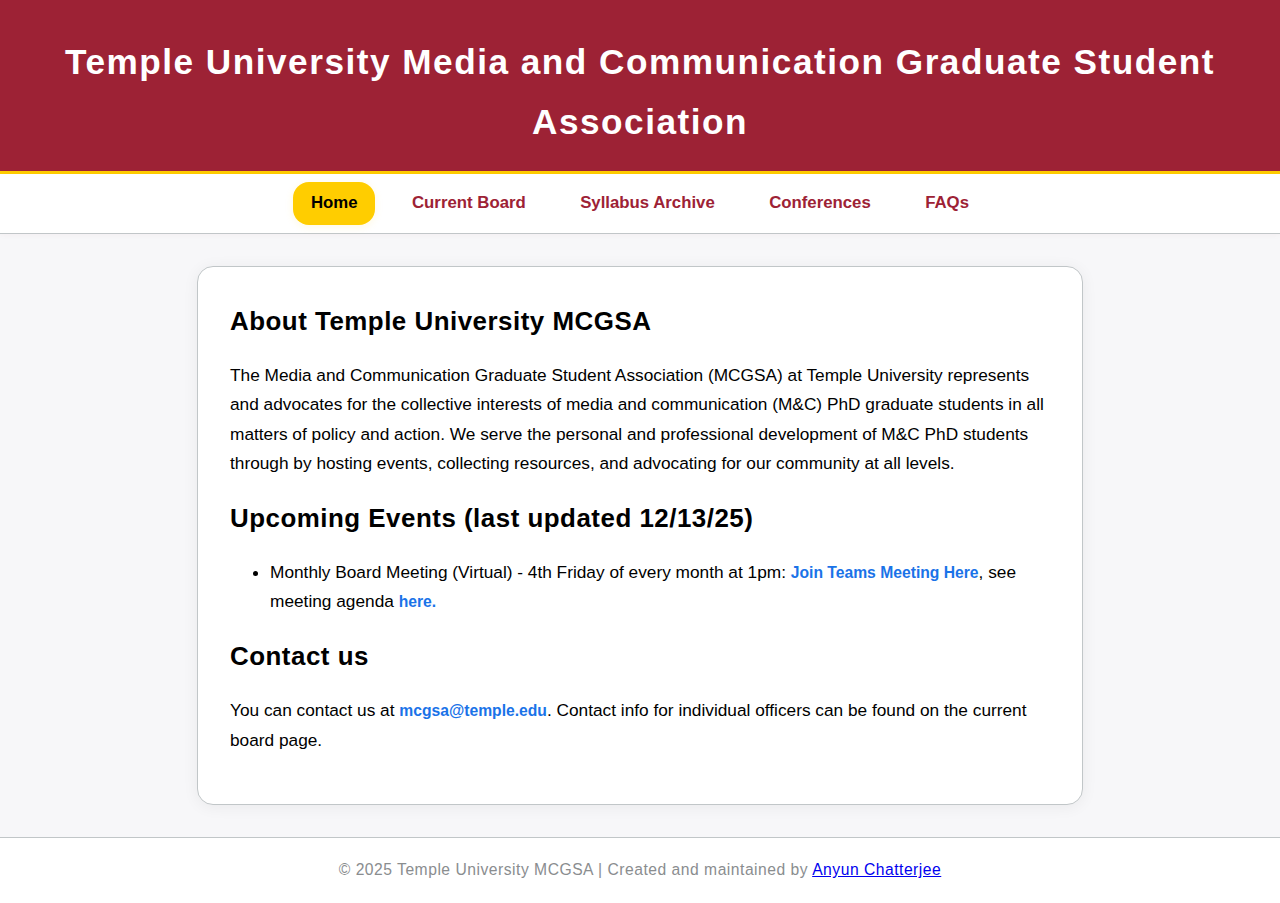
<file: index.html>
<!DOCTYPE html>
<html lang="en">
<head>
    <meta charset="UTF-8">
    <title>Temple University MCGSA - Media & Communication Graduate Student Association</title>
    <meta name="viewport" content="width=device-width, initial-scale=1.0">
    <meta name="description" content="Temple University Media and Communication Graduate Student Association (MCGSA) represents M&C PhD students, providing resources, events, syllabus archive, and conference information.">
    <meta name="keywords" content="Temple University, Media Communication, Graduate Students, PhD, MCGSA, Klein College, communication research, graduate student association, Philadelphia">
    <meta name="author" content="Temple University MCGSA">
    
    <!-- Google Search Console Verification -->
    <meta name="google-site-verification" content="TwU3OD41liK2XiBmmYVeRrwEUxl6smmcozLCSCz9Bwg" />
    
    <!-- Open Graph for social media -->
    <meta property="og:title" content="Temple University MCGSA - Media & Communication Graduate Students">
    <meta property="og:description" content="Temple University Media and Communication Graduate Student Association supporting PhD students with resources, events, and community.">
    <meta property="og:type" content="website">
    <meta property="og:url" content="https://templemcgsa.github.io/">
    <meta property="og:site_name" content="Temple MCGSA">
    
    <!-- Twitter Card -->
    <meta name="twitter:card" content="summary">
    <meta name="twitter:title" content="Temple University MCGSA">
    <meta name="twitter:description" content="Media and Communication Graduate Student Association at Temple University">
    
    <!-- Canonical URL -->
    <link rel="canonical" href="https://templemcgsa.github.io/">
    
    <link rel="stylesheet" href="style.css">
</head>
<body>
    <header>
        <h1>Temple University Media and Communication Graduate Student Association</h1>
    </header>
    <nav>
        <a href="index.html" class="link-active">Home</a>
        <a href="current-board.html">Current Board</a>
        <a href="syllabus-archive.html">Syllabus Archive</a>
        <a href="conferences.html">Conferences</a>
        <a href="faqs.html">FAQs</a>
    </nav>
    <main>
        <h2>About Temple University MCGSA</h2>
        <p>
            The Media and Communication Graduate Student Association (MCGSA) at Temple University represents and advocates for the collective interests of media and communication (M&C) PhD graduate students in all matters of policy and action. We serve the personal and professional development of M&C PhD students through by hosting events, collecting resources, and advocating for our community at all levels.
        </p>
        <h2>Upcoming Events (last updated 12/13/25)</h2>
        <ul>
            <li>Monthly Board Meeting (Virtual) - 4th Friday of every month at 1pm: <a href="https://teams.microsoft.com/dl/launcher/launcher.html?url=%2F_%23%2Fl%2Fmeetup-join%2F19%3Ameeting_OGI5NmM2NDYtYzZjNS00YmNkLWJhZTctNmQ1MTM1YjZkNGY0%40thread.v2%2F0%3Fcontext%3D%257b%2522Tid%2522%253a%2522716e81ef-b522-4473-8e31-10bd02ccf6e5%2522%252c%2522Oid%2522%253a%25220af83b02-6f26-446e-8f21-eb16ab7f0981%2522%257d%26anon%3Dtrue&type=meetup-join&deeplinkId=411b66bb-19b3-4b2b-8aaa-8a7d4ba505ee&directDl=true&msLaunch=true&enableMobilePage=true&suppressPrompt=true">Join Teams Meeting Here</a>, see meeting agenda <a href=https://docs.google.com/document/d/1WIW3ZmPJUTFvgVVyDOYZUOm8CUrRQTiTZhNTKnm3KLU/edit?tab=t.0#heading=h.dhnmuu28maln">here.</a></li>
        </ul>
        <h2>Contact us</h2>
        <p>
            You can contact us at <a href="mailto:mcgsa@temple.edu">mcgsa@temple.edu</a>. Contact info for individual officers can be found on the current board page.  
        </p>
    </main>
    <footer>
        &copy; 2025 Temple University MCGSA | Created and maintained by <a href="https://anyunchatterjee.com">Anyun Chatterjee</a>
    </footer>
</body>

</html>
</file>
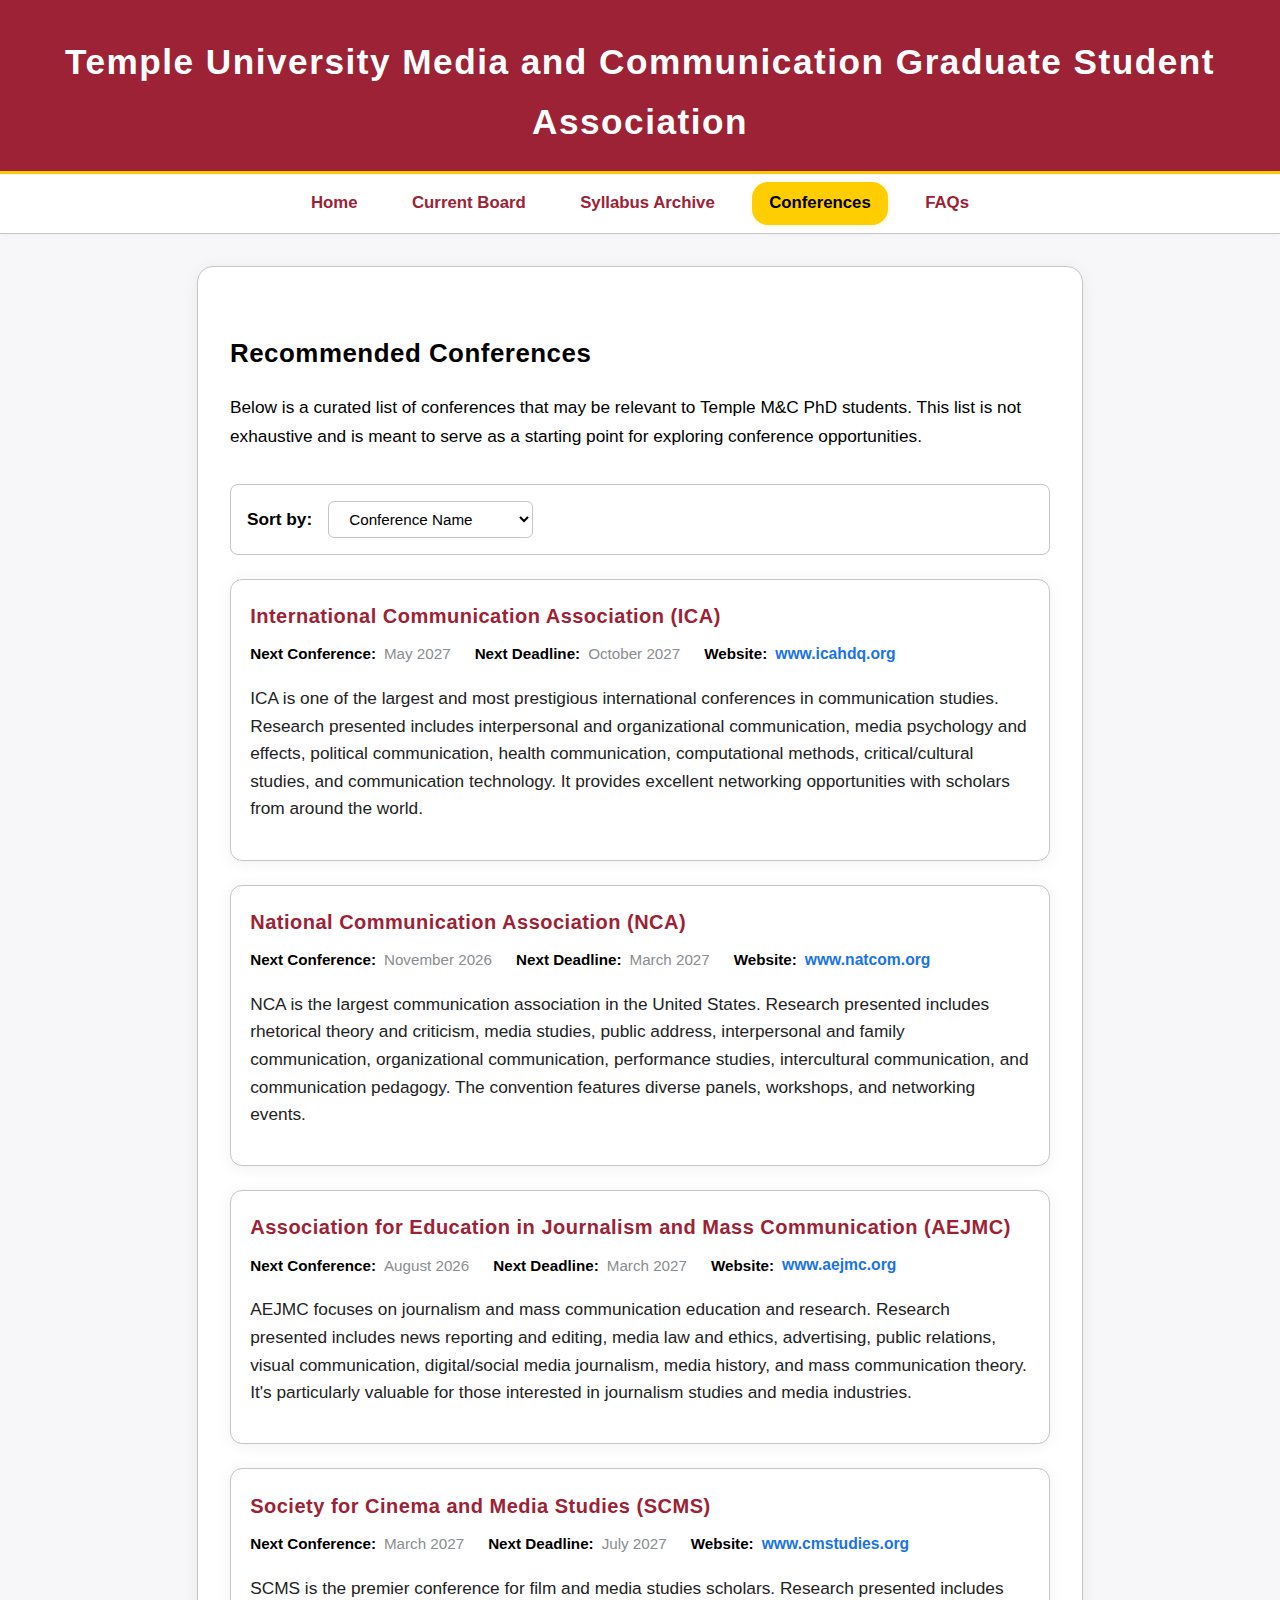
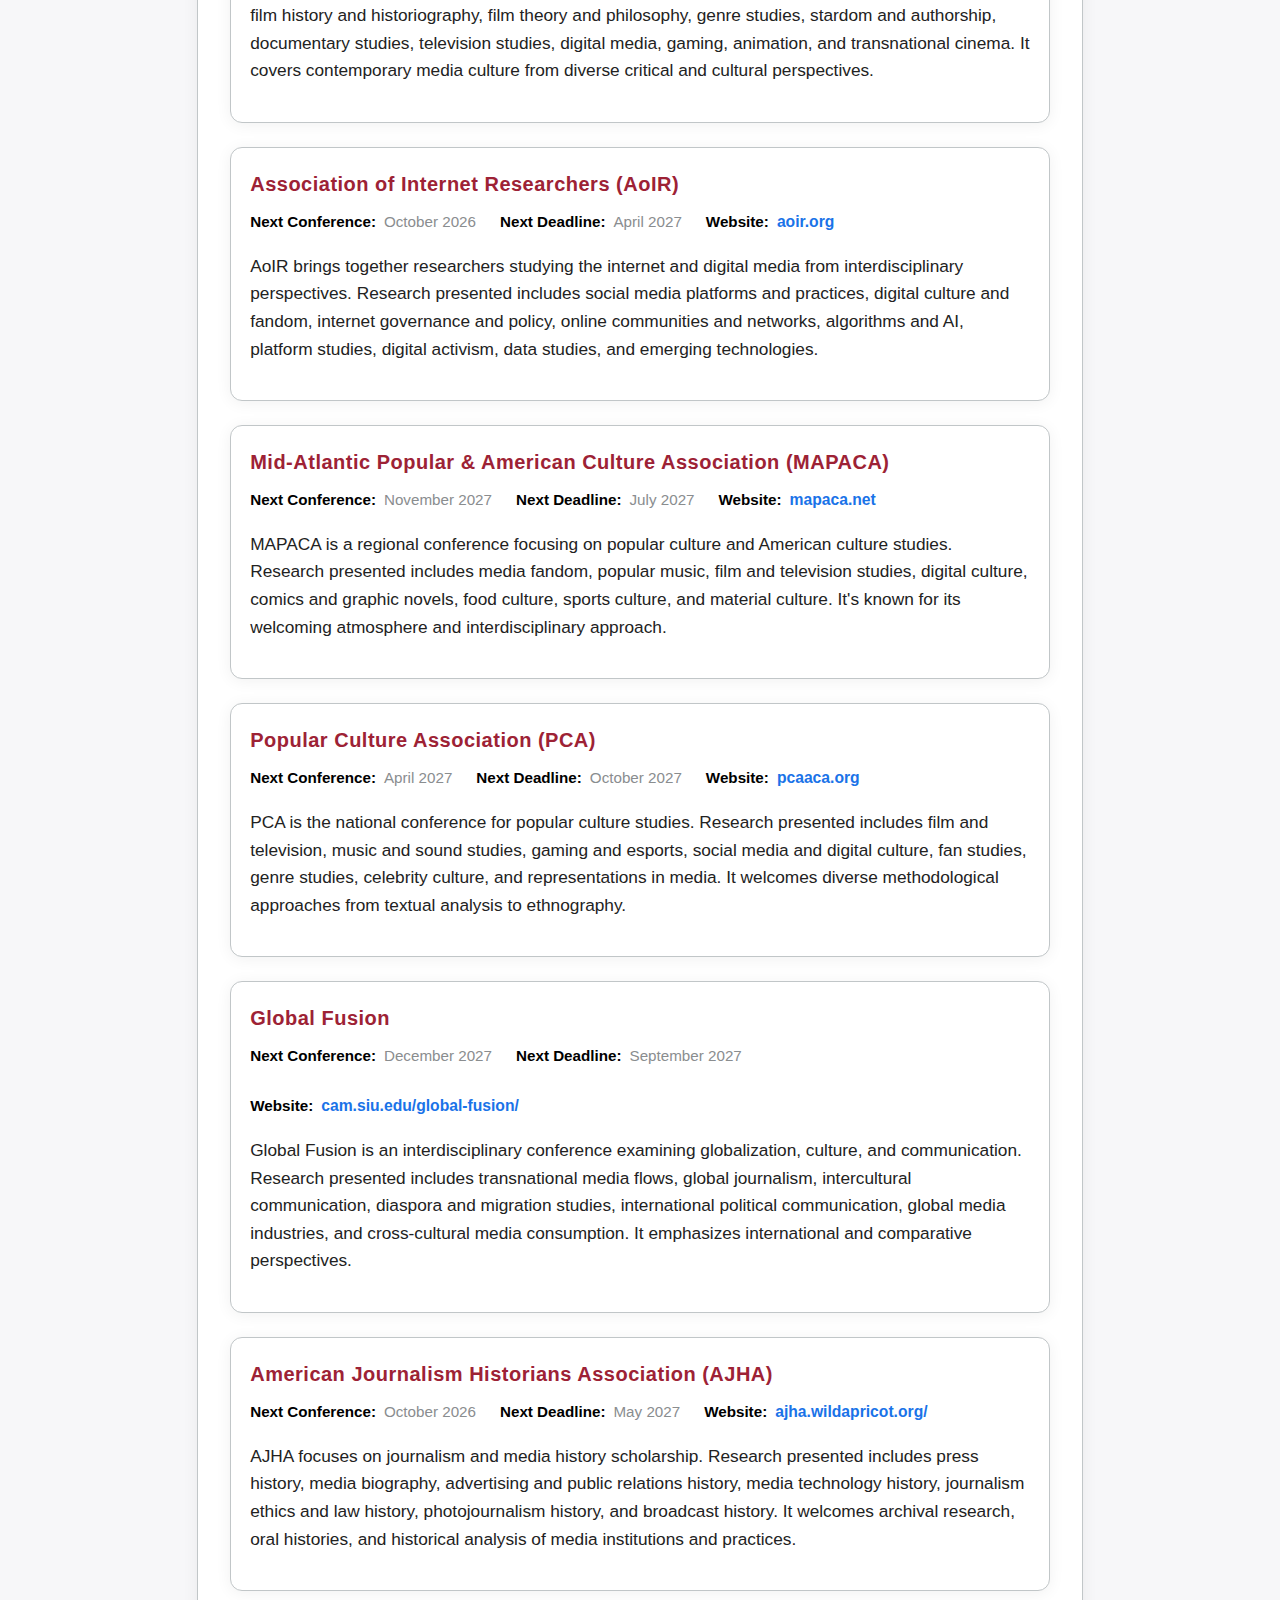
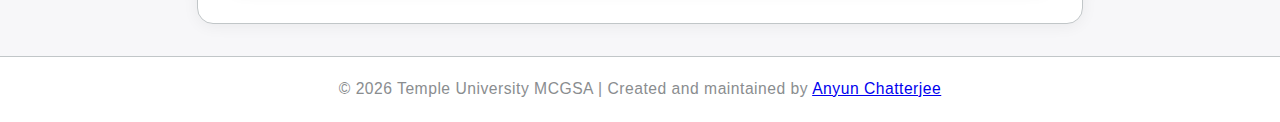
<file: conferences.html>
<!DOCTYPE html>
<html lang="en">
<head>
    <meta charset="UTF-8">
    <title>Recommended Conferences - Temple MCGSA | Communication Research Conferences</title>
    <meta name="viewport" content="width=device-width, initial-scale=1.0">
    <meta name="description" content="Recommended academic conferences for communication graduate students including ICA, NCA, AEJMC, SCMS, AoIR, and more. Conference dates, deadlines, and research topics.">
    <meta name="keywords" content="communication conferences, ICA, NCA, AEJMC, SCMS, AoIR, academic conferences, communication research, media studies conferences, graduate student conferences">
    <link rel="canonical" href="https://templemcgsa.github.io/conferences.html">
    <link rel="stylesheet" href="style.css">
    <style>
        .conference-list {
            list-style: none;
            padding: 0;
            margin: 0;
            display: grid;
            gap: 1.5rem;
        }
        .conference-item {
            background: var(--white);
            border: 1px solid var(--silver);
            padding: 1.2rem;
            border-radius: 12px;
            box-shadow: var(--shadow);
        }
        .conference-name {
            font-size: 1.25rem;
            font-weight: 700;
            color: var(--cherry-red);
            margin: 0 0 0.5rem 0;
        }
        .conference-meta {
            display: flex;
            gap: 1.5rem;
            margin-bottom: 0.8rem;
            flex-wrap: wrap;
        }
        .meta-item {
            display: flex;
            align-items: center;
            gap: 0.5rem;
            font-size: 0.95rem;
            color: var(--metallic-silver);
        }
        .meta-label {
            font-weight: 600;
            color: var(--black);
        }
        .conference-description {
            color: #222;
            line-height: 1.6;
        }
        .deadline-notice {
            display: inline-block;
            margin-left: 0.5rem;
            padding: 0.2rem 0.5rem;
            background: #fff3cd;
            border: 1px solid #ffc107;
            border-radius: 4px;
            font-size: 0.85rem;
            color: #856404;
            font-weight: 600;
        }
        .sort-controls {
            display: flex;
            gap: 1rem;
            align-items: center;
            margin-bottom: 1.5rem;
            padding: 1rem;
            background: var(--white);
            border: 1px solid var(--silver);
            border-radius: 8px;
        }
        .sort-controls label {
            font-weight: 600;
            color: var(--black);
        }
        .sort-controls select {
            padding: 0.5rem 1rem;
            border: 1px solid var(--silver);
            border-radius: 6px;
            font-size: 0.95rem;
            background: var(--white);
            color: var(--black);
            cursor: pointer;
            transition: all 0.2s;
        }
        .sort-controls select:hover {
            border-color: var(--cherry-red);
        }
        .sort-controls select:focus {
            outline: none;
            border-color: var(--cherry-red);
            box-shadow: 0 0 0 2px rgba(157, 34, 53, 0.1);
        }
    </style>
</head>
<body>
    <header>
        <h1>Temple University Media and Communication Graduate Student Association</h1>
    </header>
    <nav>
        <a href="index.html">Home</a>
        <a href="current-board.html">Current Board</a>
        <a href="syllabus-archive.html">Syllabus Archive</a>
        <a href="conferences.html" class="link-active">Conferences</a>
        <a href="faqs.html">FAQs</a>
    </nav>
    <main>
        <h2 class="mt-2">Recommended Conferences</h2>
        <p class="mb-2 archive-intro">Below is a curated list of conferences that may be relevant to Temple M&C PhD students. This list is not exhaustive and is meant to serve as a starting point for exploring conference opportunities.</p>

        <div class="sort-controls">
            <label for="sortBy">Sort by:</label>
            <select id="sortBy" onchange="sortConferences()">
                <option value="name">Conference Name</option>
                <option value="conference-date">Next Conference Date</option>
                <option value="deadline">Submission Deadline</option>
            </select>
        </div>

        <ul class="conference-list" id="conferenceList">
            <!-- Conference items will be populated from conferences.json -->
        </ul>
    </main>
    <script>
        let conferencesData = [];
        
        // Load and display conferences from JSON
        fetch('conferences.json')
            .then(response => response.json())
            .then(data => {
                conferencesData = data.conferences;
                renderConferences(conferencesData);
            })
            .catch(error => {
                console.error('Error loading conferences:', error);
                document.getElementById('conferenceList').innerHTML = '<li style="padding: 2rem; text-align: center;">Error loading conference data. Please try again later.</li>';
            });
        
        function renderConferences(conferences) {
            const conferenceList = document.getElementById('conferenceList');
            conferenceList.innerHTML = '';
            const currentDate = new Date();
            
            conferences.forEach(conf => {
                const li = document.createElement('li');
                li.className = 'conference-item';
                
                // Handle conference date display
                let conferenceDate = conf.next_conference;
                const confDate = parseDeadlineDate(conf.next_conference);
                if (confDate && confDate < currentDate && conf.typical_month) {
                    // Conference has passed, show next year's typical month
                    const nextYear = currentDate.getFullYear() + 1;
                    conferenceDate = `${conf.typical_month} ${nextYear}`;
                }
                
                // Handle deadline display
                let deadlineDisplay = conf.next_deadline;
                if (conf.next_deadline) {
                    const deadlineDate = parseDeadlineDate(conf.next_deadline);
                    if (deadlineDate && deadlineDate < currentDate && conf.typical_deadline_month) {
                        // Show next year's typical deadline month
                        const nextYear = currentDate.getFullYear() + 1;
                        deadlineDisplay = `${conf.typical_deadline_month} ${nextYear}`;
                    }
                }
                
                li.innerHTML = `
                    <h3 class="conference-name">${conf.name}</h3>
                    <div class="conference-meta">
                        <span class="meta-item"><span class="meta-label">Next Conference:</span> ${conferenceDate}</span>
                        <span class="meta-item"><span class="meta-label">Next Deadline:</span> ${deadlineDisplay}</span>
                        <span class="meta-item"><span class="meta-label">Website:</span> <a href="${conf.website}" target="_blank">${conf.website.replace('https://', '').replace('http://', '')}</a></span>
                    </div>
                    <p class="conference-description">
                        ${conf.description}
                    </p>
                `;
                
                conferenceList.appendChild(li);
            });
        }
        
        function sortConferences() {
            const sortBy = document.getElementById('sortBy').value;
            const currentDate = new Date();
            let sorted = [...conferencesData];
            
            if (sortBy === 'name') {
                sorted.sort((a, b) => a.name.localeCompare(b.name));
            } else if (sortBy === 'conference-date') {
                sorted.sort((a, b) => {
                    let dateA = parseDeadlineDate(a.next_conference);
                    let dateB = parseDeadlineDate(b.next_conference);
                    
                    // If date has passed, use next year's typical month for sorting
                    if (dateA && dateA < currentDate && a.typical_month) {
                        const nextYear = currentDate.getFullYear() + 1;
                        dateA = parseDeadlineDate(`${a.typical_month} ${nextYear}`);
                    }
                    if (dateB && dateB < currentDate && b.typical_month) {
                        const nextYear = currentDate.getFullYear() + 1;
                        dateB = parseDeadlineDate(`${b.typical_month} ${nextYear}`);
                    }
                    
                    if (!dateA) return 1;
                    if (!dateB) return -1;
                    return dateA - dateB;
                });
            } else if (sortBy === 'deadline') {
                sorted.sort((a, b) => {
                    let dateA = parseDeadlineDate(a.next_deadline);
                    let dateB = parseDeadlineDate(b.next_deadline);
                    
                    // If deadline has passed, use next year's typical deadline month for sorting
                    if (dateA && dateA < currentDate && a.typical_deadline_month) {
                        const nextYear = currentDate.getFullYear() + 1;
                        dateA = parseDeadlineDate(`${a.typical_deadline_month} ${nextYear}`);
                    }
                    if (dateB && dateB < currentDate && b.typical_deadline_month) {
                        const nextYear = currentDate.getFullYear() + 1;
                        dateB = parseDeadlineDate(`${b.typical_deadline_month} ${nextYear}`);
                    }
                    
                    if (!dateA) return 1;
                    if (!dateB) return -1;
                    return dateA - dateB;
                });
            }
            
            renderConferences(sorted);
        }
        
        // Parse deadline dates from various formats
        function parseDeadlineDate(deadlineStr) {
            if (!deadlineStr || deadlineStr === 'TBA') return null;
            
            // Handle formats like "October 2025", "March 2026", "July 2025"
            const monthYearMatch = deadlineStr.match(/(\w+)\s+(\d{4})/);
            if (monthYearMatch) {
                const monthNames = ['january', 'february', 'march', 'april', 'may', 'june', 
                                   'july', 'august', 'september', 'october', 'november', 'december'];
                const monthIndex = monthNames.indexOf(monthYearMatch[1].toLowerCase());
                if (monthIndex !== -1) {
                    // Set to last day of the month
                    const year = parseInt(monthYearMatch[2]);
                    return new Date(year, monthIndex + 1, 0);
                }
            }
            
            return null;
        }
    </script>
    <footer>
        &copy; 2026 Temple University MCGSA | Created and maintained by <a href="https://anyunchatterjee.com">Anyun Chatterjee</a>
    </footer>
</body>
</html>
</file>
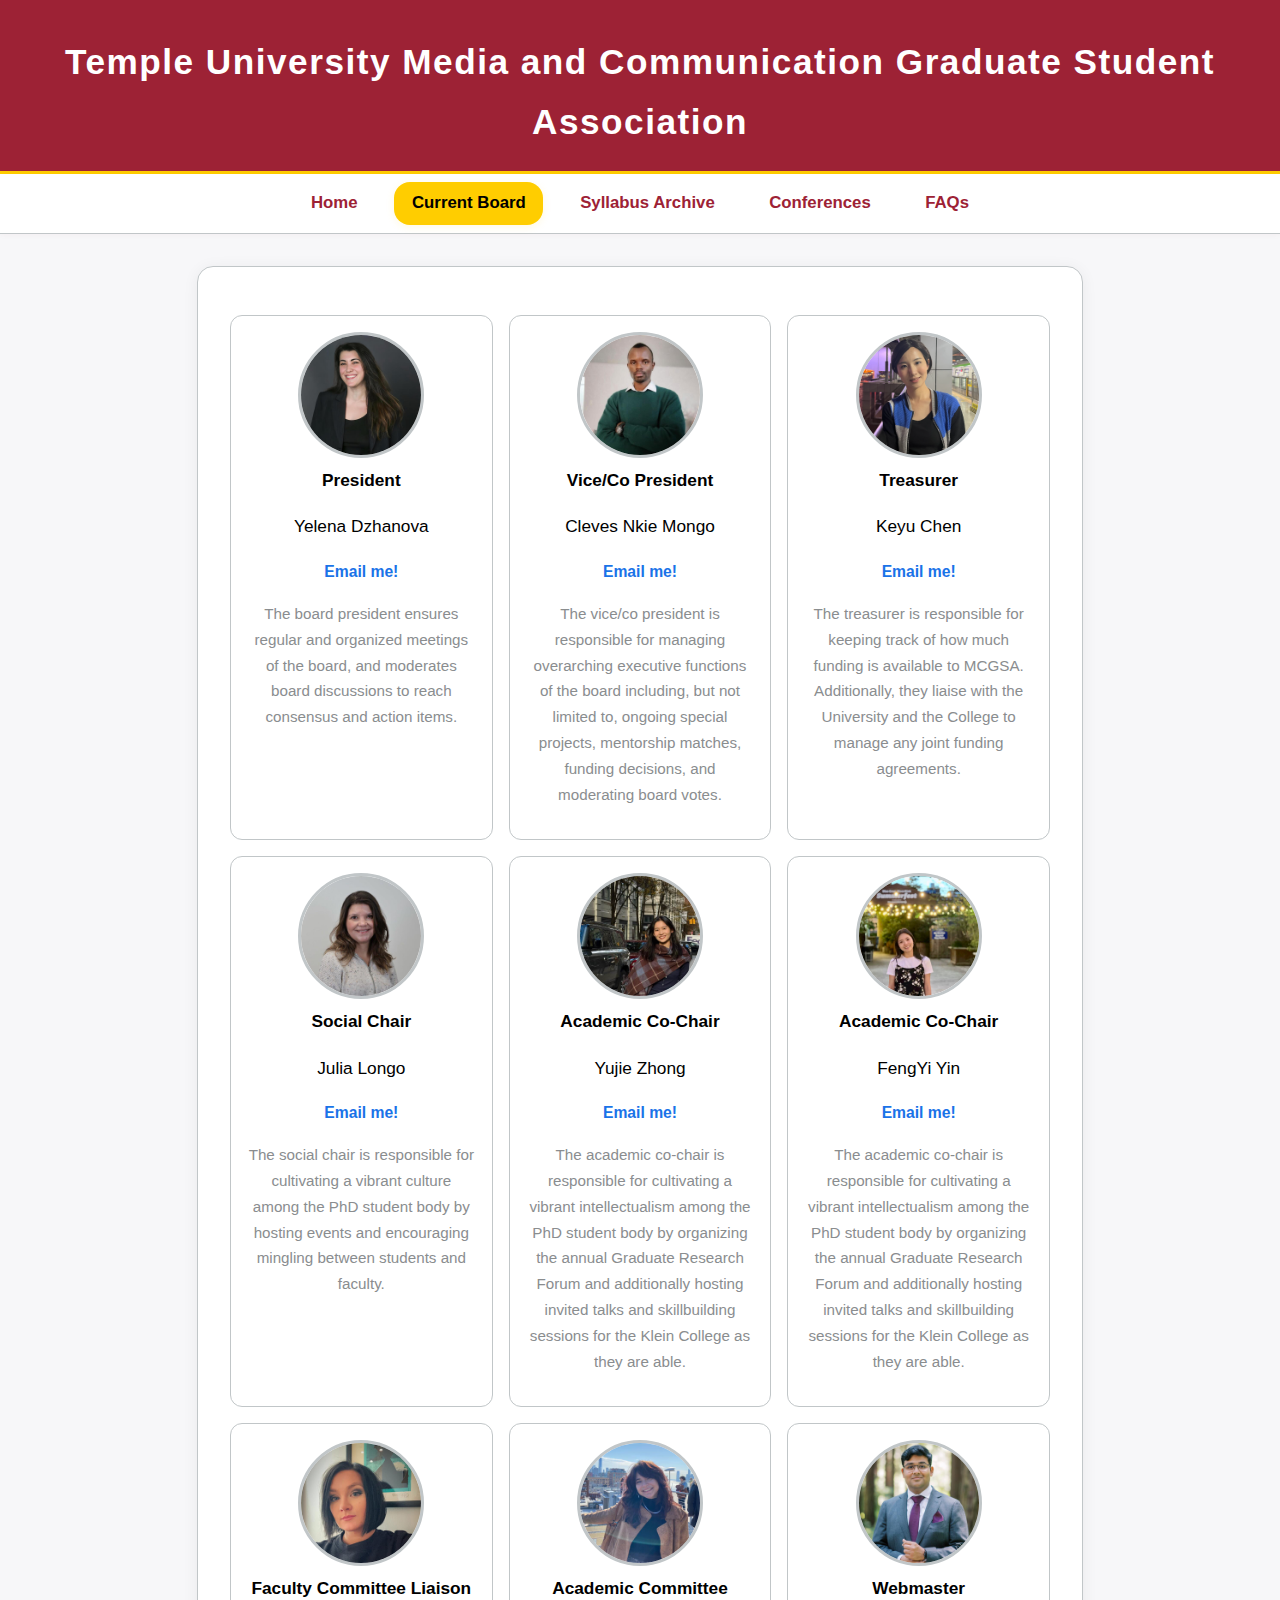
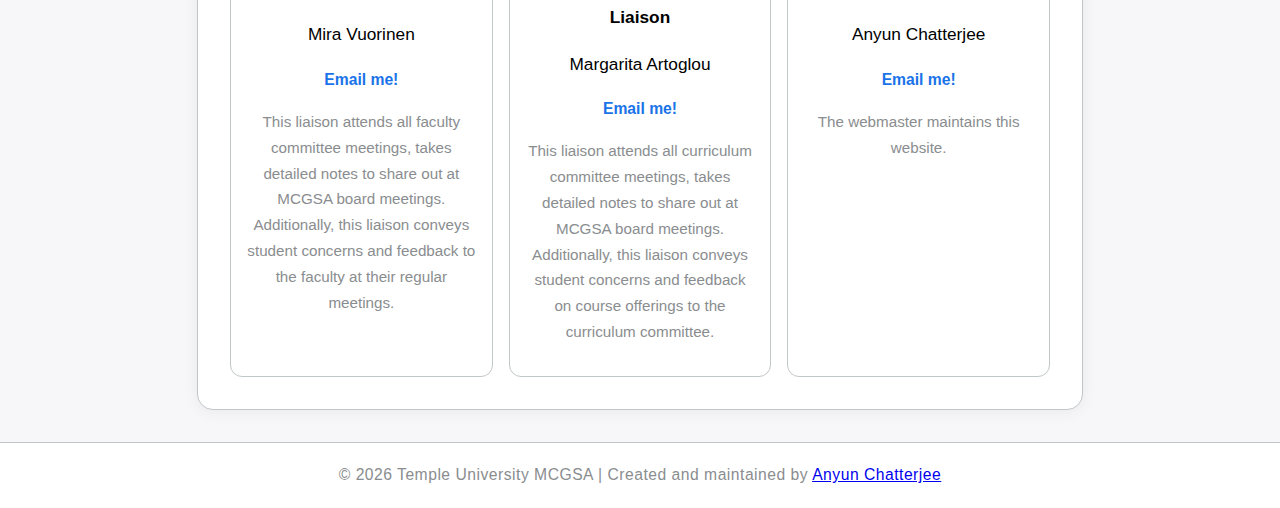
<file: current-board.html>
<!DOCTYPE html>
<html lang="en">
<head>
    <meta charset="UTF-8">
    <title>Current Board - Temple University MCGSA | Graduate Student Leadership</title>
    <meta name="viewport" content="width=device-width, initial-scale=1.0">
    <meta name="description" content="Meet the current board members of Temple University Media & Communication Graduate Student Association. Contact our student leaders for support and resources.">
    <meta name="keywords" content="Temple MCGSA board, graduate student leaders, Temple Media Communication leadership, PhD student representatives">
    <link rel="canonical" href="https://templemcgsa.github.io/current-board.html">
    <link rel="stylesheet" href="style.css">
    <style>
        .board-grid {
            display: grid;
            grid-template-columns: repeat(auto-fit, minmax(220px, 1fr));
            gap: 1rem;
            margin-top: 1rem;
        }
        .board-card {
            background: var(--white);
            border: 1px solid var(--silver);
            border-radius: 12px;
            padding: 1rem;
            text-align: center;
        }
        .board-photo {
            width: 120px;
            height: 120px;
            object-fit: cover;
            border-radius: 999px;
            border: 3px solid var(--silver);
            background: #f2f2f2;
            margin: 0 auto 0.5rem auto;
            display: block;
        }
        .field { width: 100%; box-sizing: border-box; margin-top: 0.4rem; }
        .small { font-size: 0.95rem; color: var(--metallic-silver); }
        .controls { display:flex; gap:0.5rem; justify-content:center; margin-top:0.6rem; }
        .btn { background: var(--cherry-red); color: var(--white); border: none; padding: 0.45rem 0.8rem; border-radius: 8px; cursor: pointer; font-weight:700; }
        .btn.secondary { background: var(--white); color: var(--cherry-red); border: 1px solid var(--silver); }
        input[type="file"] { display: none; }
    </style>
</head>
<body>
    <header>
        <h1>Temple University Media and Communication Graduate Student Association</h1>
    </header>
    <nav>
        <a href="index.html">Home</a>
        <a href="current-board.html" class="link-active">Current Board</a>
        <a href="syllabus-archive.html">Syllabus Archive</a>
        <a href="conferences.html">Conferences</a>
        <a href="faqs.html">FAQs</a>
    </nav>
    <main>

        <div class="board-grid">

            <div class="board-card">
                <img class="board-photo" src="board photos/yelena.JPG" alt="Yelena">
                <div><strong>President</strong></div>
                <p class="role-person">Yelena Dzhanova</p>
                <p class="role-email small"><a href="mailto:yelena.dzhanova@temple.edu">Email me!</a></p>
                <p class="role-desc small">The board president ensures regular and organized meetings of the board, and moderates board discussions to reach consensus and action items.</p>
            </div>

            <div class="board-card">
                <img class="board-photo" src="board photos/cleves.jpg" alt="Cleves">
                <div><strong>Vice/Co President</strong></div>
                <p class="role-person">Cleves Nkie Mongo</p>
                <p class="role-email small"><a href="mailto:clevesmefiance@temple.edu">Email me!</a></p>
                <p class="role-desc small">The vice/co president is responsible for managing overarching executive functions of the board including, but not limited to, ongoing special projects, mentorship matches, funding decisions, and moderating board votes.</p>
            </div>

            <div class="board-card">
                <img class="board-photo" src="board photos/keyu.png" alt="Keyu">
                <div><strong>Treasurer</strong></div>
                <p class="role-person">Keyu Chen</p>
                <p class="role-email small"><a href="mailto:keyu.chen0001@temple.edu">Email me!</a></p>
                <p class="role-desc small">The treasurer is responsible for keeping track of how much funding is available to MCGSA. Additionally, they liaise with the University and the College to manage any joint funding agreements.</p>
            </div>

            <div class="board-card">
                <img class="board-photo" src="board photos/julia.jpeg" alt="Julia">
                <div><strong>Social Chair</strong></div>
                <p class="role-person">Julia Longo</p>
                <p class="role-email small"><a href="mailto:julia.longo@temple.edu">Email me!</a></p>
                <p class="role-desc small">The social chair is responsible for cultivating a vibrant culture among the PhD student body by hosting events and encouraging mingling between students and faculty.</p>
            </div>

            <div class="board-card">
                <img class="board-photo" src="board photos/yujie.jpg" alt="Yujie">
                <div><strong>Academic Co-Chair</strong></div>
                <p class="role-person">Yujie Zhong</p>
                <p class="role-email small"><a href="mailto:yujie.zzhong@temple.edu">Email me!</a></p>
                <p class="role-desc small">The academic co-chair is responsible for cultivating a vibrant intellectualism among the PhD student body by organizing the annual Graduate Research Forum and additionally hosting invited talks and skillbuilding sessions for the Klein College as they are able.</p>
            </div>

            <div class="board-card">
                <img class="board-photo" src="board photos/fengyi.jpg" alt="FengYi">
                <div><strong>Academic Co-Chair</strong></div>
                <p class="role-person">FengYi Yin</p>
                <p class="role-email small"><a href="mailto:fengyi.yin@temple.edu">Email me!</a></p>
                <p class="role-desc small">The academic co-chair is responsible for cultivating a vibrant intellectualism among the PhD student body by organizing the annual Graduate Research Forum and additionally hosting invited talks and skillbuilding sessions for the Klein College as they are able.</p>
            </div>

            <div class="board-card">
                <img class="board-photo" src="board photos/mira.JPG" alt="Mira">
                <div><strong>Faculty Committee Liaison</strong></div>
                <p class="role-person">Mira Vuorinen</p>
                <p class="role-email small"><a href="mailto:mira.vuorinen@temple.edu">Email me!</a></p>
                <p class="role-desc small">This liaison attends all faculty committee meetings, takes detailed notes to share out at MCGSA board meetings. Additionally, this liaison conveys student concerns and feedback to the faculty at their regular meetings.</p>
            </div>

            <div class="board-card">
                <img class="board-photo" src="board photos/margarita.jpg" alt="Margarita">
                <div><strong>Academic Committee Liaison</strong></div>
                <p class="role-person">Margarita Artoglou</p>
                <p class="role-email small"><a href="mailto:margarita.artoglou@temple.edu">Email me!</a></p>
                <p class="role-desc small">This liaison attends all curriculum committee meetings, takes detailed notes to share out at MCGSA board meetings. Additionally, this liaison conveys student concerns and feedback on course offerings to the curriculum committee.</p>
            </div>

            <div class="board-card">
                <img class="board-photo" src="board photos/anyun.jpg" alt="Anyun">
                <div><strong>Webmaster</strong></div>
                <p class="role-person">Anyun Chatterjee</p>
                <p class="role-email small"><a href="mailto:anyun.chatterjee@temple.edu">Email me!</a></p>
                <p class="role-desc small">The webmaster maintains this website.</a></p>
            </div>
        </div>
    </main>
    <footer>
        &copy; 2026 Temple University MCGSA | Created and maintained by <a href="https://anyunchatterjee.com">Anyun Chatterjee</a>
    </footer>

</body>
</html>
</file>
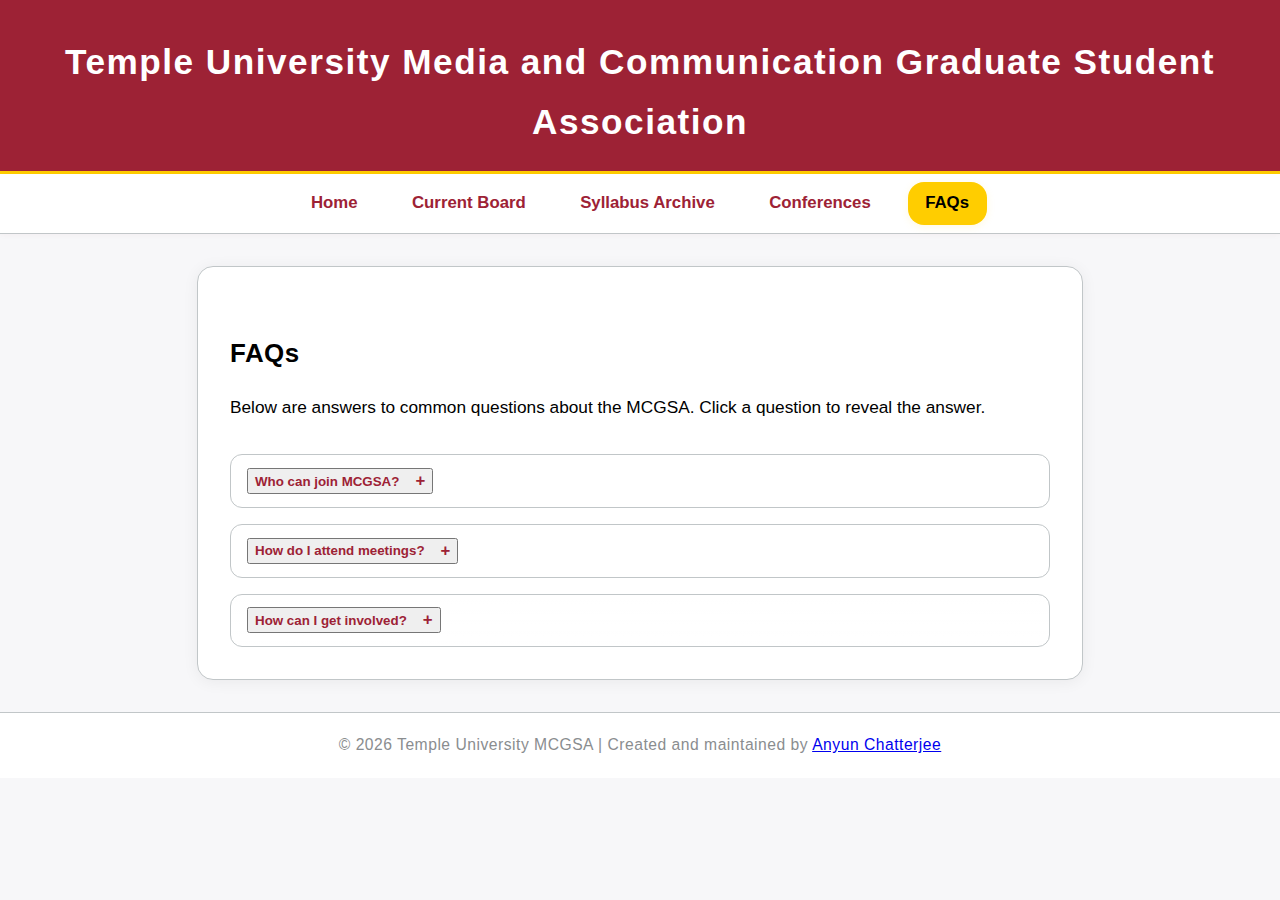
<file: faqs.html>
<!DOCTYPE html>
<html lang="en">
<head>
    <meta charset="UTF-8">
    <title>FAQs — Temple University MCGSA</title>
    <meta name="viewport" content="width=device-width, initial-scale=1.0">
    <link rel="stylesheet" href="style.css">
    <style>
        /* Small FAQ-specific styles that complement style.css without changing global design */
        .faq-list {
            list-style: none;
            padding: 0;
            margin: 0;
            display: grid;
            gap: 1rem;
        }
        .faq-item {
            border-radius: 12px;
            border: 1px solid var(--silver);
            padding: 0.8rem 1rem;
            background: linear-gradient(180deg, rgba(255,255,255,0.98), var(--white));
        }
        .faq-question {
            display: flex;
            justify-content: space-between;
            align-items: center;
            cursor: pointer;
            gap: 1rem;
            font-weight: 700;
            color: var(--cherry-red);
        }
        .faq-answer {
            margin-top: 0.6rem;
            color: #222;
            display: none;
        }
        .faq-item[open] .faq-answer {
            display: block;
        }
        .faq-toggle {
            background: transparent;
            border: none;
            color: var(--cherry-red);
            font-weight: 800;
            font-size: 1.05rem;
        }
    </style>
</head>
<body>
    <header>
        <h1>Temple University Media and Communication Graduate Student Association</h1>
    </header>
    <nav>
        <a href="index.html">Home</a>
        <a href="current-board.html">Current Board</a>
        <a href="syllabus-archive.html">Syllabus Archive</a>
        <a href="conferences.html">Conferences</a>
        <a href="faqs.html" class="link-active">FAQs</a>
    </nav>
    <main>
        <h2 class="mt-2">FAQs</h2>
        <p class="mb-2">Below are answers to common questions about the MCGSA. Click a question to reveal the answer.</p>

        <ul class="faq-list">
            <li class="faq-item" id="faq-1">
                <button class="faq-question" aria-expanded="false" aria-controls="a1" onclick="toggleFaq(event, 'a1')">
                    <span>Who can join MCGSA?</span>
                    <span class="faq-toggle">+</span>
                </button>
                <div id="a1" class="faq-answer" role="region" aria-labelledby="faq-1">
                    You don't need to "join" MCGSA, as it is an org which automatically represents the interest of all PhD students in the department of Media and Communication at Temple University. If you are interested in taking a larger role, please come to our meetings and volunteer!
                </div>
            </li>

            <li class="faq-item" id="faq-2">
                <button class="faq-question" aria-expanded="false" aria-controls="a2" onclick="toggleFaq(event, 'a2')">
                    <span>How do I attend meetings?</span>
                    <span class="faq-toggle">+</span>
                </button>
                <div id="a2" class="faq-answer" role="region" aria-labelledby="faq-2">
                    Meetings are usually held virtually on Microsoft Teams on the 4th Friday of every month at 1pm. The Teams link to join this meeting is <a href="https://teams.microsoft.com/dl/launcher/launcher.html?url=%2F_%23%2Fl%2Fmeetup-join%2F19%3Ameeting_OGI5NmM2NDYtYzZjNS00YmNkLWJhZTctNmQ1MTM1YjZkNGY0%40thread.v2%2F0%3Fcontext%3D%257b%2522Tid%2522%253a%2522716e81ef-b522-4473-8e31-10bd02ccf6e5%2522%252c%2522Oid%2522%253a%25220af83b02-6f26-446e-8f21-eb16ab7f0981%2522%257d%26anon%3Dtrue&type=meetup-join&deeplinkId=411b66bb-19b3-4b2b-8aaa-8a7d4ba505ee&directDl=true&msLaunch=true&enableMobilePage=true&suppressPrompt=true">here.</a>
                </div>
            </li>

            <li class="faq-item" id="faq-3">
                <button class="faq-question" aria-expanded="false" aria-controls="a3" onclick="toggleFaq(event, 'a3')">
                    <span>How can I get involved?</span>
                    <span class="faq-toggle">+</span>
                </button>
                <div id="a3" class="faq-answer" role="region" aria-labelledby="faq-3">
                    You can volunteer for events, serve on committees, or run for a board position. Elections for positions are held every April.
                </div>
            </li>

        </ul>
    </main>
    <footer>
        &copy; 2026 Temple University MCGSA | Created and maintained by <a href="https://anyunchatterjee.com">Anyun Chatterjee</a>
    </footer>

    <script>
        function toggleFaq(event, id) {
            var answer = document.getElementById(id);
            var btn = event.currentTarget;
            var expanded = btn.getAttribute('aria-expanded') === 'true';
            // close all faq answers
            document.querySelectorAll('.faq-answer').forEach(function(el){
                el.style.display = 'none';
                var parentBtn = el.previousElementSibling;
                if (parentBtn && parentBtn.classList.contains('faq-question')) {
                    parentBtn.setAttribute('aria-expanded', 'false');
                    var toggle = parentBtn.querySelector('.faq-toggle');
                    if (toggle) toggle.textContent = '+';
                }
            });

            if (!expanded) {
                answer.style.display = 'block';
                btn.setAttribute('aria-expanded', 'true');
                var t = btn.querySelector('.faq-toggle'); if (t) t.textContent = '−';
            } else {
                answer.style.display = 'none';
                btn.setAttribute('aria-expanded', 'false');
                var t2 = btn.querySelector('.faq-toggle'); if (t2) t2.textContent = '+';
            }
        }
    </script>
</body>
</html>
</file>
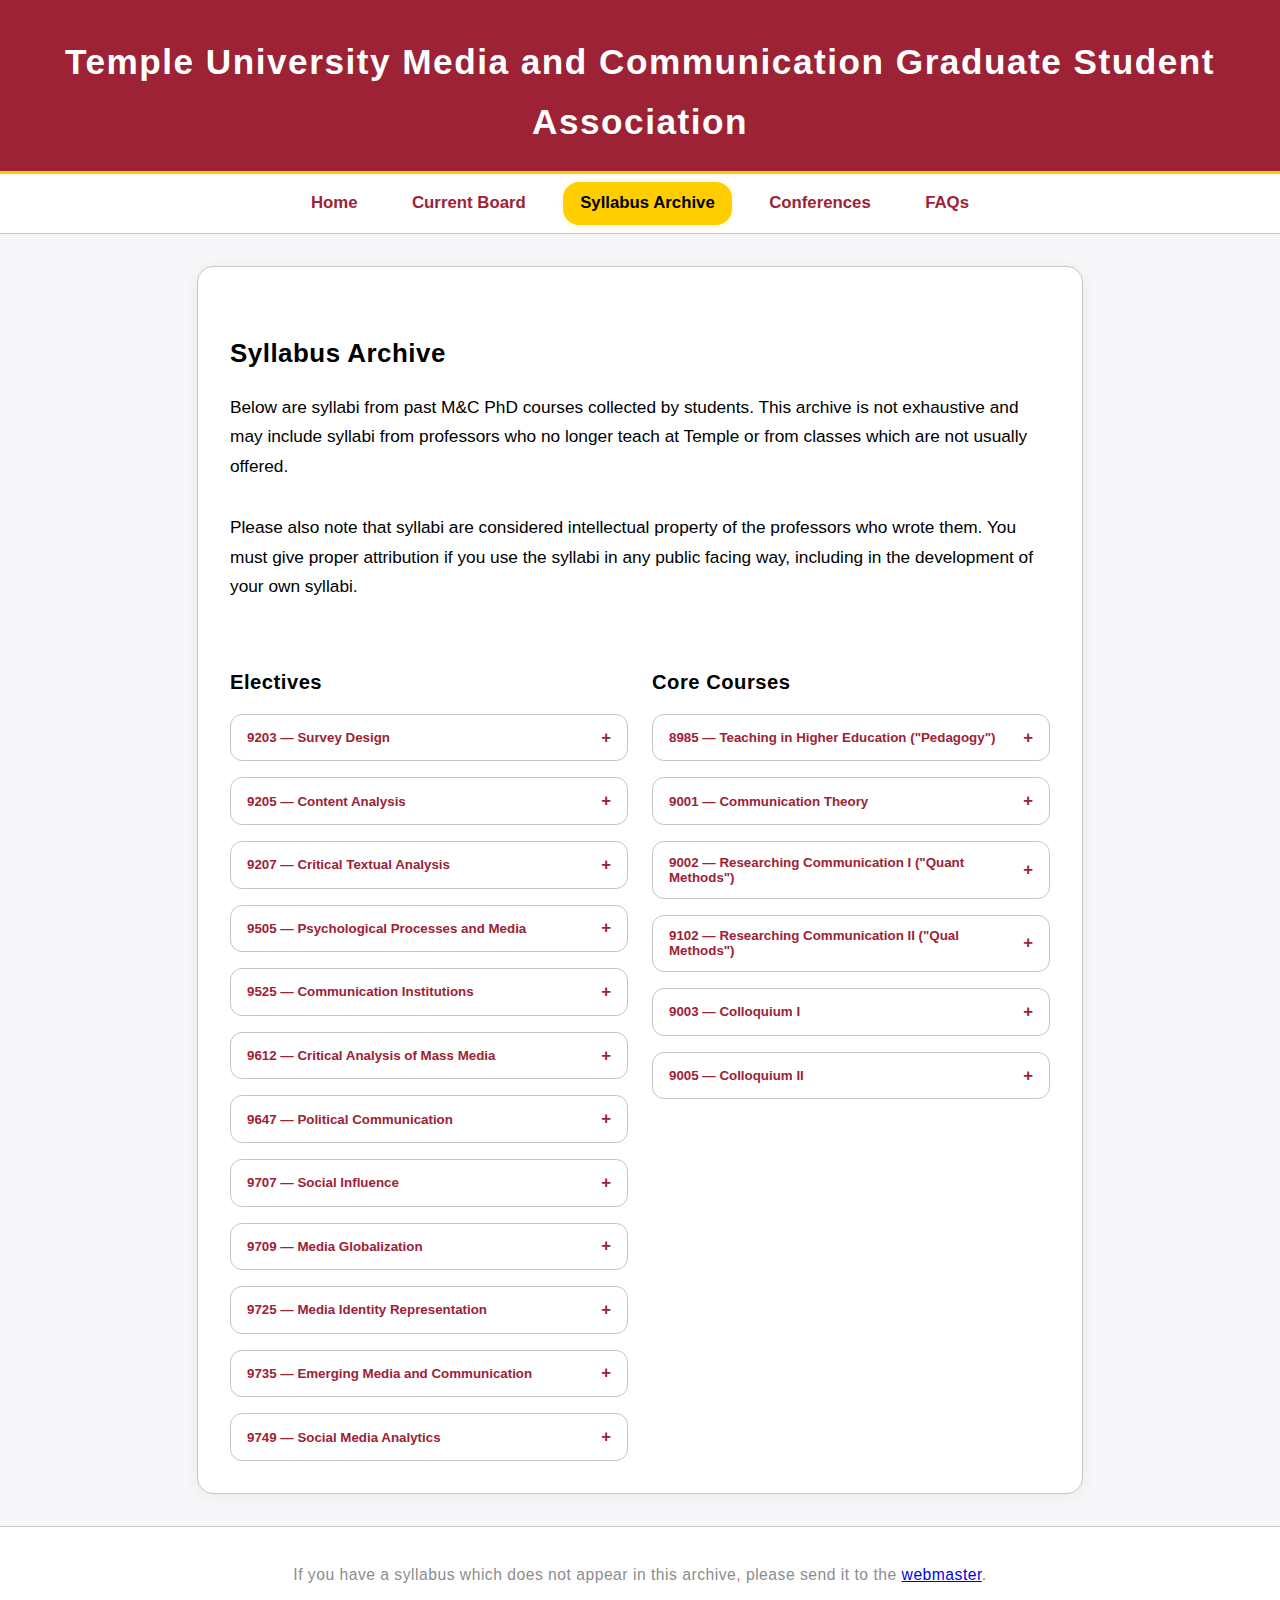
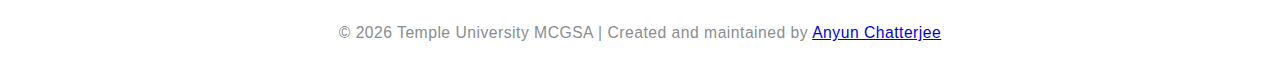
<file: syllabus-archive.html>
<!DOCTYPE html>
<html lang="en">
<head>
    <meta charset="utf-8">
    <meta name="viewport" content="width=device-width,initial-scale=1">
    <title>Syllabus Archive - Temple University MCGSA | Communication PhD Courses</title>
    <meta name="description" content="Archive of course syllabi from Temple University Media & Communication PhD program. Access syllabi for core courses and electives in communication theory, research methods, and specialized topics.">
    <meta name="keywords" content="Temple communication syllabus, PhD course syllabi, communication theory courses, research methods, Temple Klein College, graduate courses">
    <link rel="canonical" href="https://templemcgsa.github.io/syllabus-archive.html">
    <link rel="stylesheet" href="style.css">
    <style>
        .syllabus-list { list-style: none; padding: 0; margin: 0; display: grid; gap: 1rem; }
        .syllabus-item { background: var(--white); border: 1px solid var(--silver); padding: 1rem; border-radius: 12px; box-shadow: var(--shadow); }
        .meta { color: var(--metallic-silver); font-size: 0.95rem; margin-bottom: 0.5rem; }

        /* FAQ-style accordion (matches `faqs.html`) */
        .faq-list { list-style: none; padding: 0; margin: 0; display: grid; gap: 1rem; }
        .faq-item { border-radius: 12px; border: 1px solid var(--silver); padding: 0.8rem 1rem; background: linear-gradient(180deg, rgba(255,255,255,0.98), var(--white)); }
        .faq-question { display: flex; justify-content: space-between; align-items: center; cursor: pointer; gap: 1rem; font-weight: 700; color: var(--cherry-red); background: transparent; border: none; width: 100%; text-align: left; padding: 0; }
        .faq-answer { margin-top: 0.6rem; color: #222; display: none; }
        .faq-toggle { background: transparent; border: none; color: var(--cherry-red); font-weight: 800; font-size: 1.05rem; }
        .faq-item[open] .faq-answer { display: block; }
    </style>
</head>
<body>
    <header>
        <h1>Temple University Media and Communication Graduate Student Association</h1>
    </header>
    <nav>
        <a href="index.html">Home</a>
        <a href="current-board.html">Current Board</a>
        <a href="syllabus-archive.html" class="link-active">Syllabus Archive</a>
        <a href="conferences.html">Conferences</a>
        <a href="faqs.html">FAQs</a>
    </nav>
    <main>
        <h2 class="mt-2">Syllabus Archive</h2>
    <p class="mb-2 archive-intro">Below are syllabi from past M&C PhD courses collected by students. This archive is not exhaustive and may include syllabi from professors who no longer teach at Temple or from classes which are not usually offered.</p>
    <p class="mb-2 archive-intro">Please also note that syllabi are considered intellectual property of the professors who wrote them. You must give proper attribution if you use the syllabi in any public facing way, including in the development of your own syllabi.</p>
    <div class="two-cols">
        <div class="col">
            <h3 class="mt-2">Electives</h3>

            <ul class="faq-list" role="list">
            
            <li class="faq-item" id="s-9203">
                <button class="faq-question" aria-expanded="false" aria-controls="a-9203" onclick="toggleFaq(event, 'a-9203')">
                    <span>9203 — Survey Design</span>
                    <span class="faq-toggle">+</span>
                </button>
                <div id="a-9203" class="faq-answer" role="region" aria-labelledby="s-9203">
                    <ul>
                        <li><a href="syllabi/9203_Survey-Design_LaMarre_S24.pdf">LaMarre_S24</a></li>
                    </ul>
                </div>
            </li>

            <li class="faq-item" id="s-9205">
                <button class="faq-question" aria-expanded="false" aria-controls="a-9205" onclick="toggleFaq(event, 'a-9205')">
                    <span>9205 — Content Analysis</span>
                    <span class="faq-toggle">+</span>
                </button>
                <div id="a-9205" class="faq-answer" role="region" aria-labelledby="s-9205">
                    <ul>
                        <li><a href="syllabi/9205_Content-Analysis_Castonguay_F24.pdf">Castonguay_F24</a></li>
                    </ul>
                </div>
            </li>

            <li class="faq-item" id="s-9207">
                <button class="faq-question" aria-expanded="false" aria-controls="a-9207" onclick="toggleFaq(event, 'a-9207')">
                    <span>9207 — Critical Textual Analysis</span>
                    <span class="faq-toggle">+</span>
                </button>
                <div id="a-9207" class="faq-answer" role="region" aria-labelledby="s-9207">
                    <ul>
                        <li><a href="syllabi/9207_Critical-Textual-Analysis_Creech_F22.pdf">Creech_F22</a></li>
                    </ul>
                </div>
            </li>

            <li class="faq-item" id="s-9505">
                <button class="faq-question" aria-expanded="false" aria-controls="a-9505" onclick="toggleFaq(event, 'a-9505')">
                    <span>9505 — Psychological Processes and Media</span>
                    <span class="faq-toggle">+</span>
                </button>
                <div id="a-9505" class="faq-answer" role="region" aria-labelledby="s-9505">
                    <ul>
                        <li><a href="syllabi/9505_Psychological-Processes-and-Media_Lee_F23.pdf">Lee_F23</a></li>
                    </ul>
                </div>
            </li>

            <li class="faq-item" id="s-9525">
                <button class="faq-question" aria-expanded="false" aria-controls="a-9525" onclick="toggleFaq(event, 'a-9525')">
                    <span>9525 — Communication Institutions</span>
                    <span class="faq-toggle">+</span>
                </button>
                <div id="a-9525" class="faq-answer" role="region" aria-labelledby="s-9525">
                    <ul>
                        <li><a href="syllabi/9525_Communication-Institutions_Sridharan_F25.pdf">Sridharan_F25</a></li>
                    </ul>
                </div>
            </li>

            <li class="faq-item" id="s-9612">
                <button class="faq-question" aria-expanded="false" aria-controls="a-9612" onclick="toggleFaq(event, 'a-9612')">
                    <span>9612 — Critical Analysis of Mass Media</span>
                    <span class="faq-toggle">+</span>
                </button>
                <div id="a-9612" class="faq-answer" role="region" aria-labelledby="s-9612">
                    <ul>
                        <li><a href="syllabi/9612_Critical-Analysis-of-Mass-Media_Jacobson_F22.pdf">Jacobson_F22</a></li>
                    </ul>
                </div>
            </li>

            <li class="faq-item" id="s-9647">
                <button class="faq-question" aria-expanded="false" aria-controls="a-9647" onclick="toggleFaq(event, 'a-9647')">
                    <span>9647 — Political Communication</span>
                    <span class="faq-toggle">+</span>
                </button>
                <div id="a-9647" class="faq-answer" role="region" aria-labelledby="s-9647">
                    <ul>
                        <li><a href="syllabi/9647_Political-Communication_LaMarre_S25.pdf">LaMarre_S25</a></li>
                    </ul>
                </div>
            </li>

            <li class="faq-item" id="s-9707">
                <button class="faq-question" aria-expanded="false" aria-controls="a-9707" onclick="toggleFaq(event, 'a-9707')">
                    <span>9707 — Social Influence</span>
                    <span class="faq-toggle">+</span>
                </button>
                <div id="a-9707" class="faq-answer" role="region" aria-labelledby="s-9707">
                    <ul>
                        <li><a href="syllabi/9707_Social-Influence_Hardy_F22.pdf">Hardy_F22</a></li>
                    </ul>
                </div>
            </li>

            <li class="faq-item" id="s-97079">
                <button class="faq-question" aria-expanded="false" aria-controls="a-97079" onclick="toggleFaq(event, 'a-97079')">
                    <span>9709 — Media Globalization</span>
                    <span class="faq-toggle">+</span>
                </button>
                <div id="a-97079" class="faq-answer" role="region" aria-labelledby="s-97079">
                    <ul>
                        <li><a href="syllabi/9709_Media-Globalization_Osman_F24.pdf">Osman_F24</a></li>
                    </ul>
                </div>
            </li>

            <li class="faq-item" id="s-9725">
                <button class="faq-question" aria-expanded="false" aria-controls="a-9725" onclick="toggleFaq(event, 'a-9725')">
                    <span>9725 — Media Identity Representation</span>
                    <span class="faq-toggle">+</span>
                </button>
                <div id="a-9725" class="faq-answer" role="region" aria-labelledby="s-9725">
                    <ul>
                        <li><a href="syllabi/9725_Media-Identity-Representation_Rodriguez_F21.pdf">Rodriguez_F21</a></li>
                        <li><a href="syllabi/9725_Media-Identity-Representation_Darling-Wolf_F23.pdf">Darling-Wolf_F23</a></li>
                    </ul>
                </div>
            </li>

            <li class="faq-item" id="s-9735">
                <button class="faq-question" aria-expanded="false" aria-controls="a-9735" onclick="toggleFaq(event, 'a-9735')">
                    <span>9735 — Emerging Media and Communication</span>
                    <span class="faq-toggle">+</span>
                </button>
                <div id="a-9735" class="faq-answer" role="region" aria-labelledby="s-9735">
                    <ul>
                        <li><a href="syllabi/9735_Emerging-Media-and-Communciation_Mann_S24.pdf">Mann_S24</a></li>
                    </ul>
                </div>
            </li>

            <li class="faq-item" id="s-9749">
                <button class="faq-question" aria-expanded="false" aria-controls="a-9749" onclick="toggleFaq(event, 'a-9749')">
                    <span>9749 — Social Media Analytics</span>
                    <span class="faq-toggle">+</span>
                </button>
                <div id="a-9749" class="faq-answer" role="region" aria-labelledby="s-9749">
                    <ul>
                        <li><a href="syllabi/9749_Social-Media-Analytics_Iliadis_F23.pdf">Iliadis_F23</a></li>
                    </ul>
                </div>
            </li>
            </ul>
        </div>

        <div class="col">
            <h3 class="mt-2">Core Courses</h3>
            <ul class="faq-list" role="list">
        <li class="faq-item" id="s-8985">
            <button class="faq-question" aria-expanded="false" aria-controls="a-8985" onclick="toggleFaq(event, 'a-8985')">
                <span>8985 — Teaching in Higher Education ("Pedagogy")</span>
                <span class="faq-toggle">+</span>
            </button>
            <div id="a-8985" class="faq-answer" role="region" aria-labelledby="s-8985">
                <ul>
                    <li><a href="syllabi/8985_Teaching-in-Higher-Education_Molyneux_F23.pdf">Molyneux_F23</a></li>
                </ul>
            </div>
        </li>

        <li class="faq-item" id="s-9001">
            <button class="faq-question" aria-expanded="false" aria-controls="a-9001" onclick="toggleFaq(event, 'a-9001')">
                <span>9001 — Communication Theory</span>
                <span class="faq-toggle">+</span>
            </button>
            <div id="a-9001" class="faq-answer" role="region" aria-labelledby="s-9001">
                <ul>
                    <li><a href="syllabi/9001_Communication-Theory-I_Darling-Wolf_F22.pdf">Darling-Wolf_F22</a></li>
                </ul>
            </div>
        </li>

        <li class="faq-item" id="s-9002">
            <button class="faq-question" aria-expanded="false" aria-controls="a-9002" onclick="toggleFaq(event, 'a-9002')">
                <span>9002 — Researching Communication I ("Quant Methods")</span>
                <span class="faq-toggle">+</span>
            </button>
            <div id="a-9002" class="faq-answer" role="region" aria-labelledby="s-9002">
                <ul>
                    <li><a href="syllabi/9002_Researching-Communication-I_Hardy_F23.pdf">Hardy_F23</a></li>
                </ul>
            </div>
        </li>

        <li class="faq-item" id="s-9102">
            <button class="faq-question" aria-expanded="false" aria-controls="a-9102" onclick="toggleFaq(event, 'a-9102')">
                <span>9102 — Researching Communication II ("Qual Methods")</span>
                <span class="faq-toggle">+</span>
            </button>
            <div id="a-9102" class="faq-answer" role="region" aria-labelledby="s-9102">
                <ul>
                    <li><a href="syllabi/9102_Researching-Communication_Wenzel_S22.pdf">Wenzel_S22</a></li>
                </ul>
            </div>
        
        </li>
                <li class="faq-item" id="s-9003">
            <button class="faq-question" aria-expanded="false" aria-controls="a-9003" onclick="toggleFaq(event, 'a-9003')">
                <span>9003 — Colloquium I</span>
                <span class="faq-toggle">+</span>
            </button>
            <div id="a-9003" class="faq-answer" role="region" aria-labelledby="s-9003">
                <ul>
                    <li><a href="syllabi/9003_Colloquium_Baym_F23.pdf">Baym_F23</a></li>
                </ul>
            </div>
        </li>

        <li class="faq-item" id="s-9005">
            <button class="faq-question" aria-expanded="false" aria-controls="a-9005" onclick="toggleFaq(event, 'a-9005')">
                <span>9005 — Colloquium II</span>
                <span class="faq-toggle">+</span>
            </button>
            <div id="a-9005" class="faq-answer" role="region" aria-labelledby="s-9005">
                <ul>
                    <li><a href="syllabi/9005_Colloquium-II_Baym_S25.pdf">Baym_S25</a></li>
                </ul>
            </div>
        </li>
            </ul>
        </div>
    </div>

        <script>
            function toggleFaq(event, id) {
                var answer = document.getElementById(id);
                var btn = event.currentTarget;
                var expanded = btn.getAttribute('aria-expanded') === 'true';
                // close all faq answers
                document.querySelectorAll('.faq-answer').forEach(function(el){
                    el.style.display = 'none';
                    var parentBtn = el.previousElementSibling;
                    if (parentBtn && parentBtn.classList.contains('faq-question')) {
                        parentBtn.setAttribute('aria-expanded', 'false');
                        var toggle = parentBtn.querySelector('.faq-toggle');
                        if (toggle) toggle.textContent = '+';
                    }
                });

                if (!expanded) {
                    answer.style.display = 'block';
                    btn.setAttribute('aria-expanded', 'true');
                    var t = btn.querySelector('.faq-toggle'); if (t) t.textContent = '−';
                } else {
                    answer.style.display = 'none';
                    btn.setAttribute('aria-expanded', 'false');
                    var t2 = btn.querySelector('.faq-toggle'); if (t2) t2.textContent = '+';
                }
            }
        </script>

    </main>
    <footer>
        <p class="mb-2">If you have a syllabus which does not appear in this archive, please send it to the <a href="mailto:tuo91168@temple.edu">webmaster</a>.</p>
        &copy; 2026 Temple University MCGSA | Created and maintained by <a href="https://anyunchatterjee.com">Anyun Chatterjee</a>
    </footer>
</body>
</html>
</file>
<file: style.css>
/* Temple Colors */
:root {
    --cherry-red: #9D2235;
    --yellow: #FFCD00;
    --metallic-silver: #8A8D8F;
    --silver: #C1C6C8;
    --black: #000000;
    --background: #f7f7f9;
    --white: #fff;
    --shadow: 0 2px 16px rgba(0,0,0,0.06);
    --radius: 16px;
    --transition: 0.18s cubic-bezier(.4,0,.2,1);
}

body {
    font-family: 'Inter', Arial, sans-serif;
    margin: 0;
    background: var(--background);
    color: var(--black);
    line-height: 1.7;
    font-size: 1.08rem;
}

h1, h2, h3, h4, h5, h6 {
    font-family: 'Nunito Sans', 'Inter', Arial, sans-serif;
    font-weight: 800;
    letter-spacing: 0.5px;
    margin-top: 0;
    margin-bottom: 0.7em;
}

header {
    background: var(--cherry-red);
    color: var(--white);
    padding: 2rem 0 1.2rem 0;
    text-align: center;
    box-shadow: var(--shadow);
    border-bottom: 3px solid var(--yellow);
}

header h1 {
    font-size: 2.2rem;
    letter-spacing: 1.5px;
    margin: 0;
    font-weight: 800;
}

nav {
    background: var(--white);
    padding: 0.5rem 0;
    text-align: center;
    box-shadow: 0 1px 6px rgba(157,34,53,0.04);
    border-bottom: 1px solid var(--silver);
    display: flex;
    justify-content: center;
    gap: 1.2rem;
}

nav a {
    color: var(--cherry-red);
    text-decoration: none;
    font-weight: 700;
    font-size: 1.05rem;
    padding: 0.45rem 1.1rem;
    border-radius: var(--radius);
    transition: background var(--transition), color var(--transition), box-shadow var(--transition);
    position: relative;
    outline: none;
}

nav a:hover,
nav a:focus {
    background: var(--yellow);
    color: var(--black);
    box-shadow: 0 2px 8px rgba(255,205,0,0.10);
}

/* Active link styling for current page */
nav a.link-active {
    background: var(--yellow);
    color: var(--black);
    box-shadow: 0 2px 8px rgba(255,205,0,0.12);
}

main {
    max-width: 820px;
    margin: 2rem auto;
    background: var(--white);
    padding: 2rem;
    border-radius: var(--radius);
    box-shadow: var(--shadow);
    border: 1px solid var(--silver);
}

footer {
    text-align: center;
    padding: 1.2rem 0;
    background: var(--white);
    color: var(--metallic-silver);
    margin-top: 2rem;
    font-size: 0.98rem;
    border-top: 1px solid var(--silver);
    letter-spacing: 0.5px;
}

/* Utility classes for spacing */
.mt-2 { margin-top: 2rem; }
.mb-2 { margin-bottom: 2rem; }
.p-2 { padding: 2rem; }

/* Content links: match site typography and color (do not override nav links) */
main a {
    color: #1a73e8; /* blue */
    font-weight: 600;
    font-size: 0.98rem;
    text-decoration: none;
    transition: color var(--transition), text-decoration var(--transition);
}
main a:hover,
main a:focus {
    color: #0b4db6; /* darker blue on hover */
    text-decoration: underline;
    outline: none;
}

/* Responsive Design */
@media (max-width: 700px) {
    header h1 {
        font-size: 1.3rem;
    }
    main {
        padding: 1rem;
    }
    nav {
        gap: 0.5rem;
        padding: 0.3rem 0;
    }
    nav a {
        font-size: 0.98rem;
        padding: 0.35rem 0.7rem;
    }
}

/* Two-column layout used on syllabus archive: electives (left) and core (right) */
.two-cols {
    display: grid;
    grid-template-columns: 1fr 1fr;
    gap: 1.5rem;
    align-items: start;
}
.two-cols .col {
    min-width: 0;
}
@media (max-width: 900px) {
    .two-cols {
        grid-template-columns: 1fr;
    }
}
</file>
